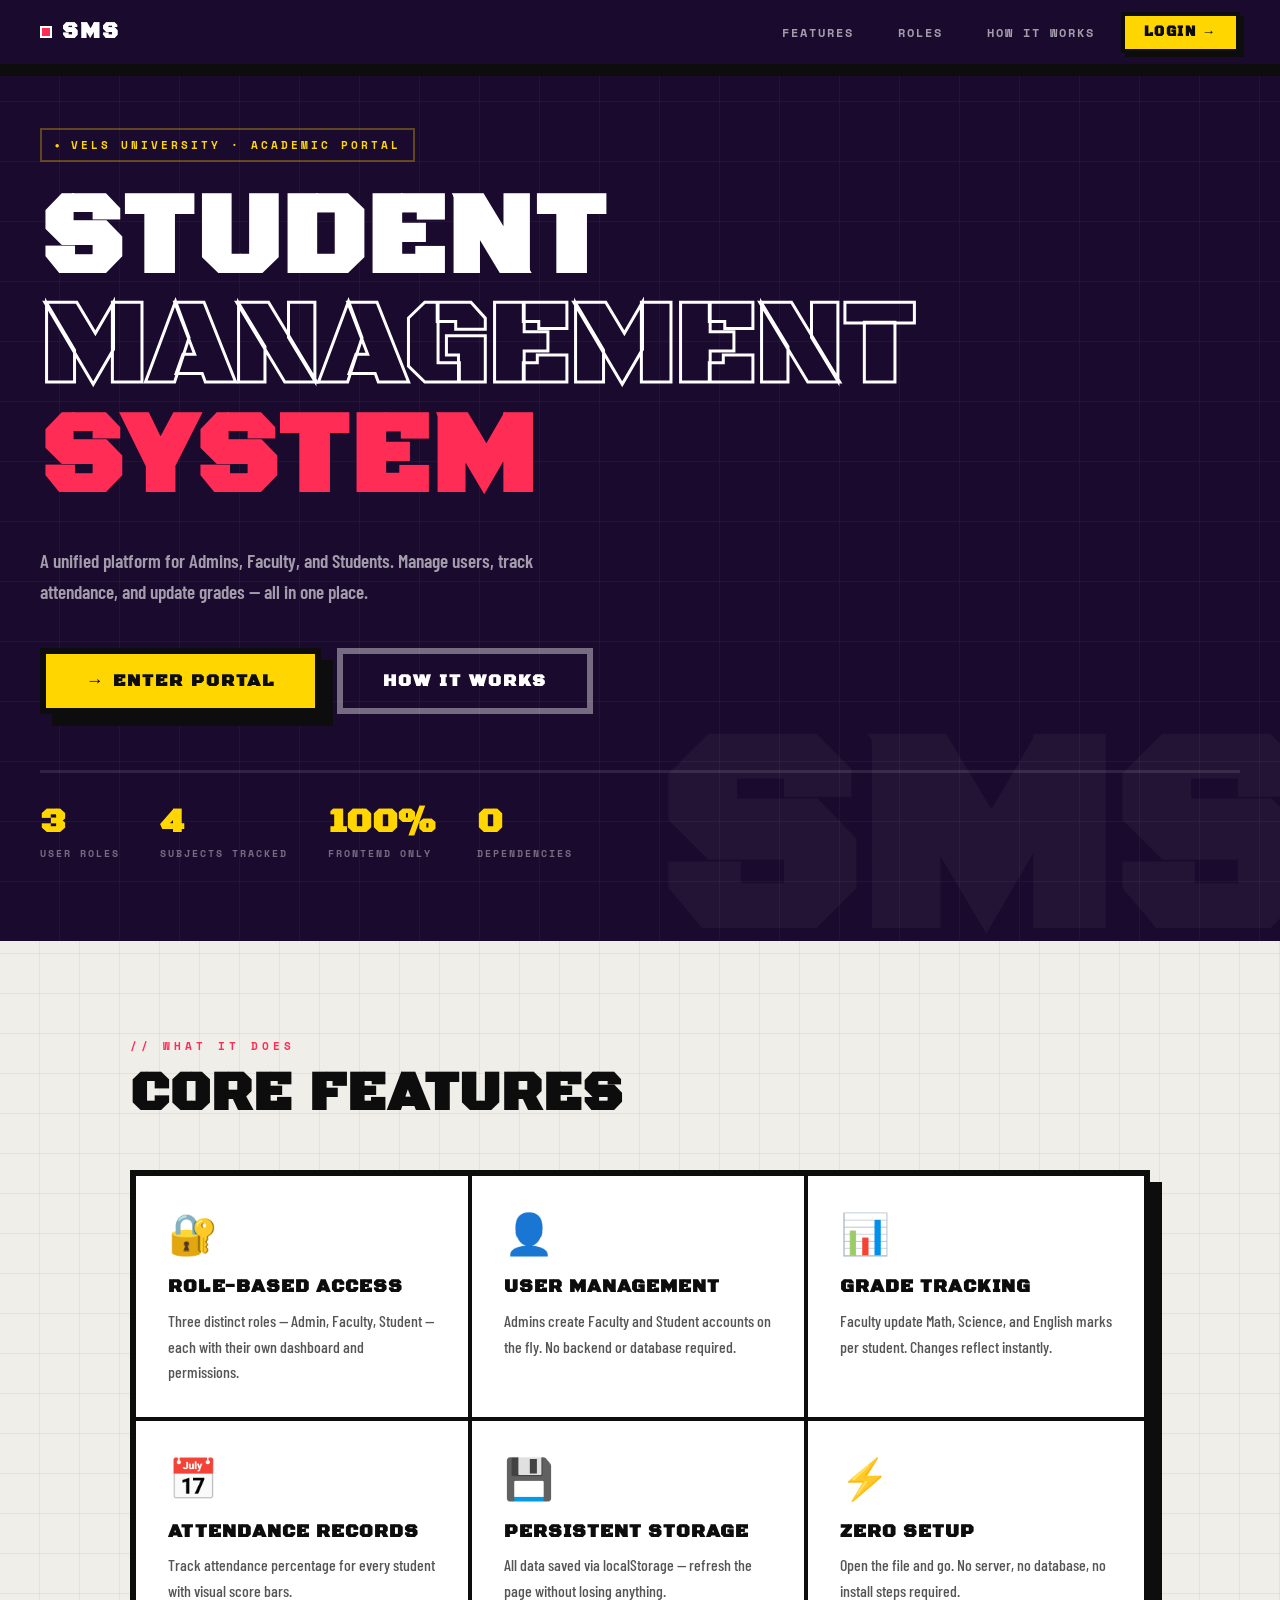
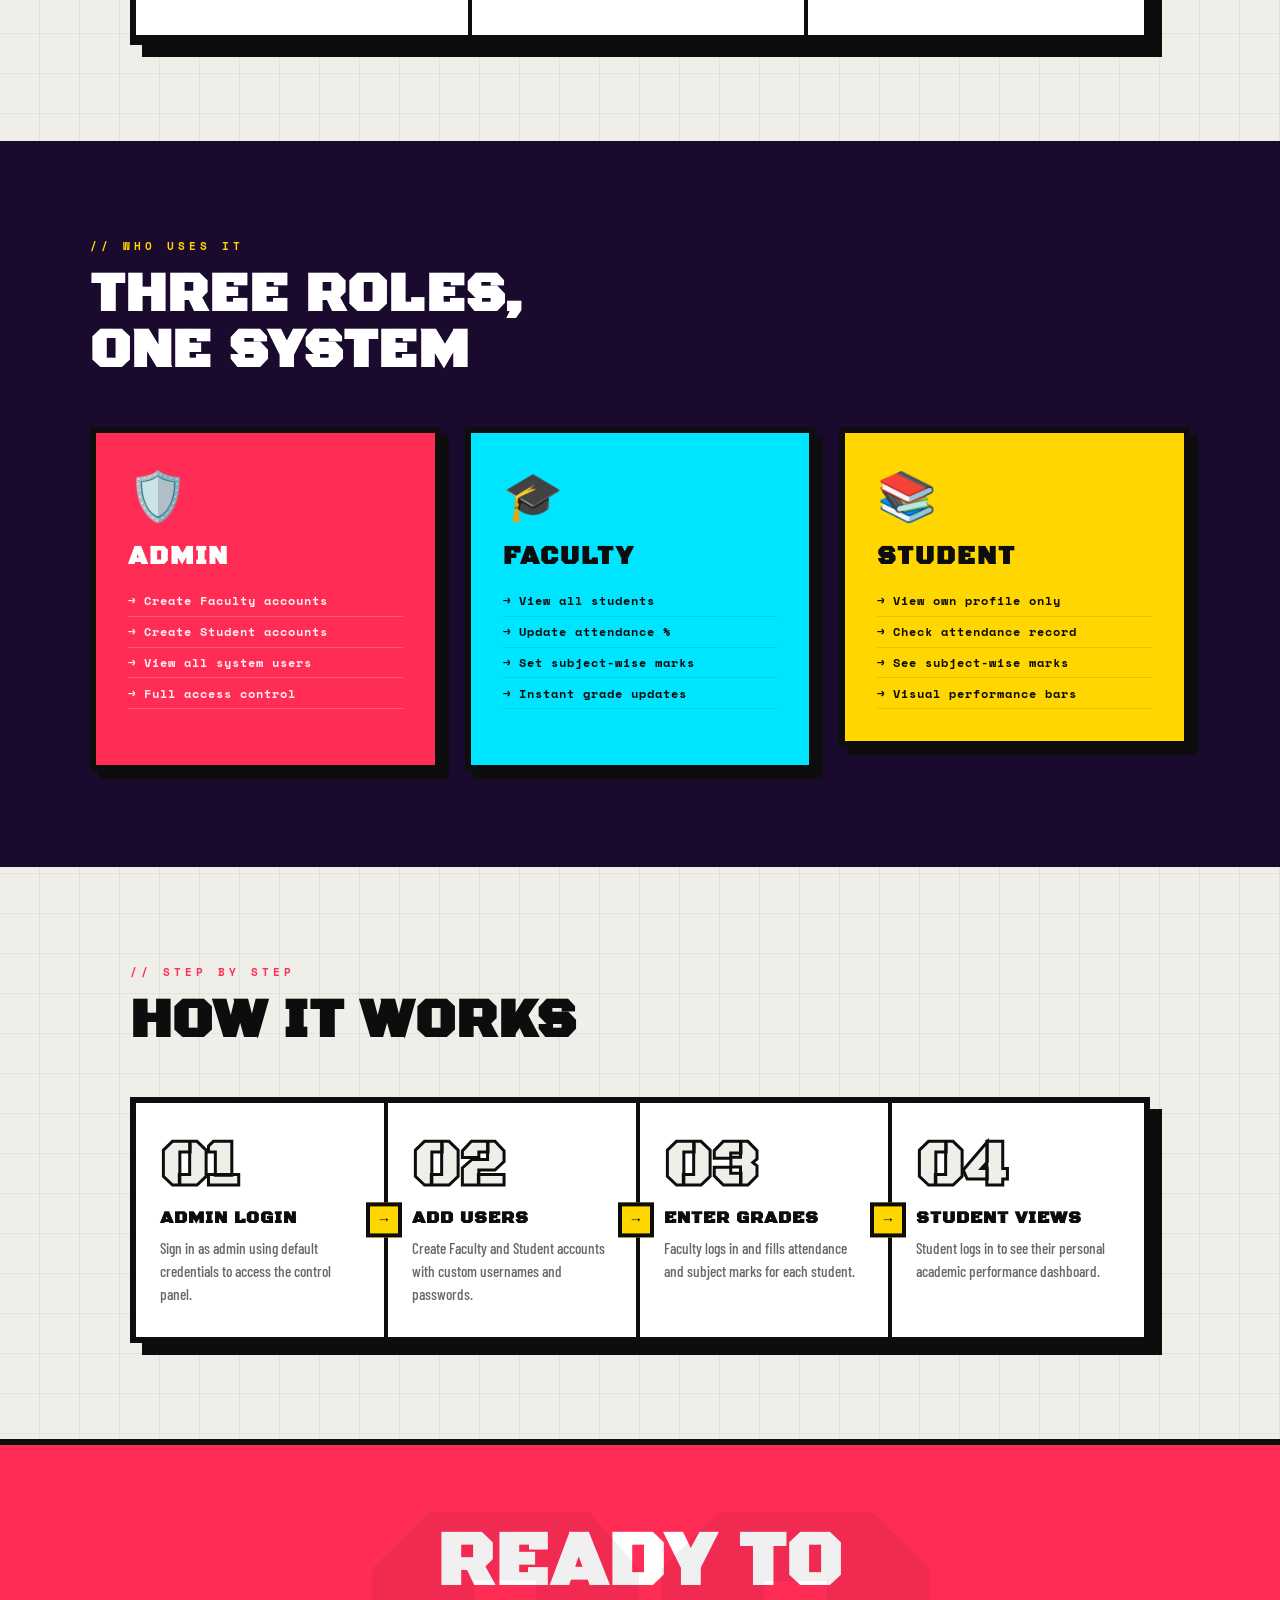
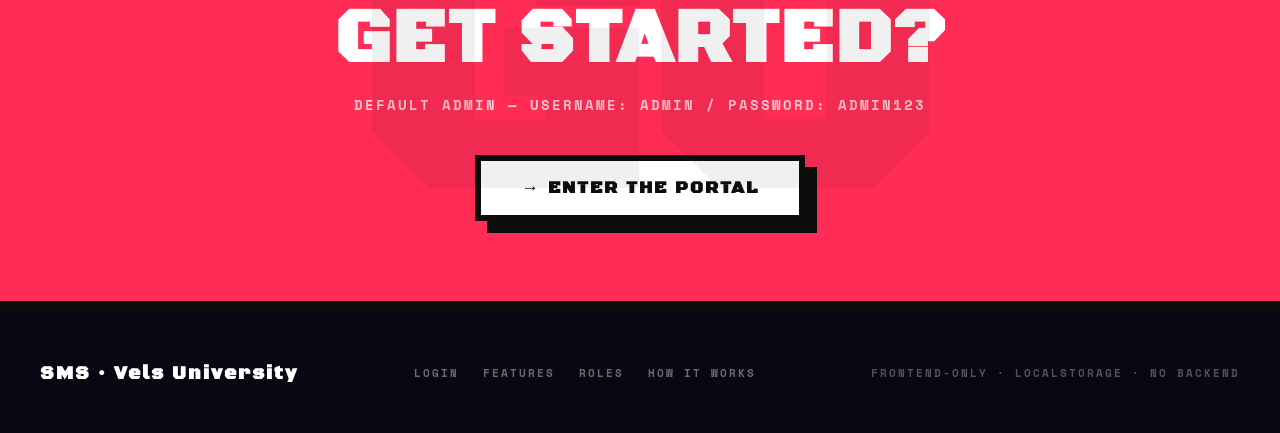
<file: index.html>
<!DOCTYPE html>
<html lang="en">
<head>
    <meta charset="UTF-8">
    <meta name="viewport" content="width=device-width, initial-scale=1.0">
    <title>SMS — Student Management System | Vels University</title>
    <link rel="stylesheet" href="style.css">
    <style>
        body { overflow-x: hidden; }

        /* NAV */
        .nav {
            position: fixed; top: 0; left: 0; right: 0; z-index: 100;
            display: flex; align-items: center; justify-content: space-between;
            padding: 0 2.5rem; height: 70px;
            background: var(--primary);
            border-bottom: var(--border-ultra);
            box-shadow: 0 6px 0 #0d0d0d;
        }
        .nav-logo {
            font-family: var(--font-display); font-size: 1.4rem;
            color: white; letter-spacing: 2px;
            display: flex; align-items: center; gap: 0.6rem;
            text-decoration: none;
        }
        .nav-logo .dot {
            width: 12px; height: 12px; background: var(--accent);
            border: 2px solid white; display: inline-block;
        }
        .nav-links { display: flex; align-items: center; gap: 0.5rem; }
        .nav-link {
            font-family: var(--font-mono); font-size: 0.75rem;
            letter-spacing: 2px; text-transform: uppercase;
            color: rgba(255,255,255,0.6); text-decoration: none;
            padding: 0.5rem 1rem; border: 2px solid transparent; transition: all 0.15s;
        }
        .nav-link:hover { color: white; border-color: rgba(255,255,255,0.3); }
        .nav-cta {
            font-family: var(--font-display); font-size: 0.85rem;
            letter-spacing: 1.5px; text-transform: uppercase;
            color: var(--text); text-decoration: none;
            background: var(--accent3); border: var(--border-thick);
            padding: 0.5rem 1.2rem; box-shadow: 4px 4px 0 #0d0d0d;
            transition: transform 0.08s, box-shadow 0.08s;
        }
        .nav-cta:hover { transform: translate(-2px,-2px); box-shadow: 6px 6px 0 #0d0d0d; }

        /* HERO */
        .hero {
            min-height: 100vh; display: flex; flex-direction: column;
            justify-content: center; padding: 8rem 2.5rem 5rem;
            position: relative; overflow: hidden; background: var(--primary);
        }
        .hero-grid-bg {
            position: absolute; inset: 0;
            background-image:
                repeating-linear-gradient(0deg, transparent, transparent 59px, rgba(255,255,255,0.04) 59px, rgba(255,255,255,0.04) 60px),
                repeating-linear-gradient(90deg, transparent, transparent 59px, rgba(255,255,255,0.04) 59px, rgba(255,255,255,0.04) 60px);
            pointer-events: none;
        }
        .hero-stripe {
            position: absolute; top: 0; left: 0; right: 0; height: 8px;
            background: repeating-linear-gradient(90deg, var(--accent) 0, var(--accent) 30px, var(--accent3) 30px, var(--accent3) 60px, var(--accent2) 60px, var(--accent2) 90px);
        }
        .hero-watermark {
            position: absolute; right: -2rem; bottom: -3rem;
            font-family: var(--font-display);
            font-size: clamp(8rem, 22vw, 22rem);
            color: rgba(255,255,255,0.04); pointer-events: none;
            line-height: 1; user-select: none;
        }
        .hero-tag {
            display: inline-flex; align-items: center; gap: 0.5rem;
            font-family: var(--font-mono); font-size: 0.7rem;
            letter-spacing: 3px; text-transform: uppercase;
            color: var(--accent3); border: 2px solid rgba(255,213,0,0.3);
            padding: 0.4rem 0.8rem; margin-bottom: 1.5rem; width: fit-content;
            animation: fadeUp 0.5s 0.1s both;
        }
        .hero-tag::before { content: '●'; font-size: 0.5rem; animation: blink 1.2s infinite; }
        @keyframes blink { 0%,100%{opacity:1} 50%{opacity:0} }

        .hero-title {
            font-family: var(--font-display);
            font-size: clamp(3rem, 9vw, 7.5rem);
            color: white; line-height: 0.95;
            letter-spacing: 2px; text-transform: uppercase;
            max-width: 900px; animation: fadeUp 0.5s 0.2s both;
        }
        .hero-title .accent-word { color: var(--accent); }
        .hero-title .outline-word { -webkit-text-stroke: 3px white; color: transparent; }

        .hero-desc {
            margin-top: 2rem; font-size: 1.2rem; font-weight: 600;
            color: rgba(255,255,255,0.6); max-width: 520px;
            line-height: 1.6; animation: fadeUp 0.5s 0.3s both;
        }
        .hero-actions {
            display: flex; gap: 1rem; flex-wrap: wrap;
            margin-top: 2.5rem; animation: fadeUp 0.5s 0.4s both;
        }
        .btn-primary {
            font-family: var(--font-display); font-size: 1.1rem;
            letter-spacing: 2px; text-transform: uppercase;
            color: var(--text); text-decoration: none;
            background: var(--accent3); border: var(--border-ultra);
            padding: 1rem 2.5rem; box-shadow: var(--shadow-lg);
            display: inline-block; transition: transform 0.08s, box-shadow 0.08s;
        }
        .btn-primary:hover { transform: translate(-4px,-4px); box-shadow: 16px 16px 0 #0d0d0d; }
        .btn-outline {
            font-family: var(--font-display); font-size: 1.1rem;
            letter-spacing: 2px; text-transform: uppercase;
            color: white; text-decoration: none; background: transparent;
            border: var(--border-ultra); border-color: rgba(255,255,255,0.4);
            padding: 1rem 2.5rem; display: inline-block; transition: all 0.1s;
        }
        .btn-outline:hover { border-color: white; background: rgba(255,255,255,0.08); }

        .hero-stats {
            display: flex; gap: 2.5rem; flex-wrap: wrap;
            margin-top: 3.5rem; padding-top: 2rem;
            border-top: 3px solid rgba(255,255,255,0.1);
            animation: fadeUp 0.5s 0.5s both;
        }
        .stat-num { font-family: var(--font-display); font-size: 2.2rem; color: var(--accent3); line-height: 1; }
        .stat-label { font-family: var(--font-mono); font-size: 0.65rem; letter-spacing: 2px; text-transform: uppercase; color: rgba(255,255,255,0.4); margin-top: 0.3rem; }

        /* SECTIONS */
        .section { padding: 6rem 2.5rem; max-width: 1100px; margin: 0 auto; }
        .section-label { font-family: var(--font-mono); font-size: 0.7rem; letter-spacing: 4px; text-transform: uppercase; color: var(--accent); margin-bottom: 0.8rem; }
        .section-title { font-family: var(--font-display); font-size: clamp(2rem, 5vw, 3.5rem); text-transform: uppercase; line-height: 1; letter-spacing: 1px; margin-bottom: 3rem; }

        /* FEATURES */
        .features-grid { display: grid; grid-template-columns: repeat(3, 1fr); border: var(--border-ultra); box-shadow: var(--shadow-lg); }
        @media(max-width:700px){ .features-grid { grid-template-columns: 1fr; } }
        .feature-card {
            padding: 2rem; background: white;
            border-right: var(--border-thick); border-bottom: var(--border-thick);
            position: relative; transition: background 0.15s;
        }
        .feature-card:hover { background: var(--bg); }
        .feature-card:nth-child(3n) { border-right: none; }
        .feature-card::before {
            content: ''; position: absolute; top: 0; left: 0;
            width: 4px; height: 0; background: var(--accent); transition: height 0.2s;
        }
        .feature-card:hover::before { height: 100%; }
        .feature-icon { font-size: 2.5rem; margin-bottom: 1rem; display: block; }
        .feature-title { font-family: var(--font-display); font-size: 1.2rem; letter-spacing: 1px; text-transform: uppercase; margin-bottom: 0.6rem; }
        .feature-desc { font-size: 1rem; font-weight: 500; color: #555; line-height: 1.6; }

        /* ROLES */
        .roles-section { background: var(--primary); padding: 6rem 2.5rem; }
        .roles-inner { max-width: 1100px; margin: 0 auto; }
        .roles-grid { display: grid; grid-template-columns: repeat(3, 1fr); gap: 1.5rem; margin-top: 3rem; }
        @media(max-width:700px){ .roles-grid { grid-template-columns: 1fr; } }
        .role-card { border: var(--border-ultra); padding: 2rem; transition: transform 0.1s, box-shadow 0.1s; }
        .role-card:hover { transform: translate(-4px,-4px); }
        .role-card.admin-card { background: var(--accent); box-shadow: var(--shadow); }
        .role-card.faculty-card { background: var(--accent2); box-shadow: var(--shadow); }
        .role-card.student-card { background: var(--accent3); box-shadow: var(--shadow); }
        .role-icon { font-size: 3rem; margin-bottom: 1rem; }
        .role-title { font-family: var(--font-display); font-size: 1.6rem; letter-spacing: 2px; text-transform: uppercase; margin-bottom: 0.8rem; }
        .role-card.admin-card .role-title { color: white; }
        .role-perms { list-style: none; padding: 0; }
        .role-perms li { font-family: var(--font-mono); font-size: 0.75rem; letter-spacing: 1px; padding: 0.4rem 0; border-bottom: 1px solid rgba(0,0,0,0.1); display: flex; align-items: center; gap: 0.5rem; }
        .role-card.admin-card .role-perms li { border-color: rgba(255,255,255,0.2); color: rgba(255,255,255,0.9); }
        .role-perms li::before { content: '→'; font-weight: 700; }

        /* HOW IT WORKS */
        .steps-grid { display: grid; grid-template-columns: repeat(4, 1fr); border: var(--border-ultra); box-shadow: var(--shadow-lg); margin-top: 3rem; }
        @media(max-width:700px){ .steps-grid { grid-template-columns: 1fr; } }
        .step { padding: 2rem 1.5rem; background: white; border-right: var(--border-thick); position: relative; }
        .step:last-child { border-right: none; }
        .step-num { font-family: var(--font-display); font-size: 4rem; color: var(--bg); -webkit-text-stroke: 3px #0d0d0d; line-height: 1; margin-bottom: 0.5rem; }
        .step-title { font-family: var(--font-display); font-size: 1.1rem; letter-spacing: 1px; text-transform: uppercase; margin-bottom: 0.5rem; }
        .step-desc { font-size: 0.95rem; font-weight: 500; color: #666; line-height: 1.5; }
        .step::after {
            content: '→'; position: absolute; right: -1.1rem; top: 50%; transform: translateY(-50%);
            font-size: 0.9rem; z-index: 2;
            background: var(--accent3); border: var(--border-thick);
            width: 2.2rem; height: 2.2rem; display: flex; align-items: center; justify-content: center;
            font-family: var(--font-display);
        }
        .step:last-child::after { display: none; }
        @media(max-width:700px){ .step::after { display: none; } .step { border-right: none; border-bottom: var(--border-thick); } .step:last-child { border-bottom: none; } }

        /* CTA */
        .cta-banner { background: var(--accent); border-top: var(--border-ultra); border-bottom: var(--border-ultra); padding: 5rem 2.5rem; text-align: center; position: relative; overflow: hidden; }
        .cta-banner::before { content: 'GO'; position: absolute; top: 50%; left: 50%; transform: translate(-50%,-50%); font-family: var(--font-display); font-size: 25rem; color: rgba(0,0,0,0.06); pointer-events: none; white-space: nowrap; }
        .cta-title { font-family: var(--font-display); font-size: clamp(2.5rem, 6vw, 5rem); color: white; text-transform: uppercase; letter-spacing: 2px; line-height: 1; margin-bottom: 1rem; }
        .cta-sub { font-family: var(--font-mono); font-size: 0.85rem; letter-spacing: 2px; text-transform: uppercase; color: rgba(255,255,255,0.75); margin-bottom: 2.5rem; }
        .btn-white { background: white; color: var(--text); border: var(--border-ultra); }

        /* FOOTER */
        footer { background: #0a0612; border-top: var(--border-ultra); padding: 3rem 2.5rem; display: flex; justify-content: space-between; align-items: center; flex-wrap: wrap; gap: 1rem; }
        .footer-logo { font-family: var(--font-display); font-size: 1.2rem; color: white; letter-spacing: 2px; }
        .footer-note { font-family: var(--font-mono); font-size: 0.7rem; letter-spacing: 2px; text-transform: uppercase; color: rgba(255,255,255,0.3); }
        .footer-links { display: flex; gap: 1.5rem; }
        .footer-links a { font-family: var(--font-mono); font-size: 0.7rem; letter-spacing: 2px; text-transform: uppercase; color: rgba(255,255,255,0.4); text-decoration: none; }
        .footer-links a:hover { color: var(--accent3); }
    </style>
</head>
<body>

    <nav class="nav">
        <a href="index.html" class="nav-logo"><span class="dot"></span>SMS</a>
        <div class="nav-links">
            <a href="#features" class="nav-link">Features</a>
            <a href="#roles" class="nav-link">Roles</a>
            <a href="#how" class="nav-link">How It Works</a>
            <a href="login.html" class="nav-cta">Login →</a>
        </div>
    </nav>

    <!-- HERO -->
    <section class="hero">
        <div class="hero-grid-bg"></div>
        <div class="hero-stripe"></div>
        <div class="hero-watermark">SMS</div>
        <div class="hero-tag">Vels University · Academic Portal</div>
        <h1 class="hero-title">
            Student<br>
            <span class="outline-word">Management</span><br>
            <span class="accent-word">System</span>
        </h1>
        <p class="hero-desc">A unified platform for Admins, Faculty, and Students. Manage users, track attendance, and update grades — all in one place.</p>
        <div class="hero-actions">
            <a href="login.html" class="btn-primary">→ Enter Portal</a>
            <a href="#how" class="btn-outline">How It Works</a>
        </div>
        <div class="hero-stats">
            <div><div class="stat-num">3</div><div class="stat-label">User Roles</div></div>
            <div><div class="stat-num">4</div><div class="stat-label">Subjects Tracked</div></div>
            <div><div class="stat-num">100%</div><div class="stat-label">Frontend Only</div></div>
            <div><div class="stat-num">0</div><div class="stat-label">Dependencies</div></div>
        </div>
    </section>

    <!-- FEATURES -->
    <section class="section" id="features">
        <div class="section-label">// What it does</div>
        <h2 class="section-title">Core Features</h2>
        <div class="features-grid">
            <div class="feature-card"><span class="feature-icon">🔐</span><div class="feature-title">Role-Based Access</div><p class="feature-desc">Three distinct roles — Admin, Faculty, Student — each with their own dashboard and permissions.</p></div>
            <div class="feature-card"><span class="feature-icon">👤</span><div class="feature-title">User Management</div><p class="feature-desc">Admins create Faculty and Student accounts on the fly. No backend or database required.</p></div>
            <div class="feature-card"><span class="feature-icon">📊</span><div class="feature-title">Grade Tracking</div><p class="feature-desc">Faculty update Math, Science, and English marks per student. Changes reflect instantly.</p></div>
            <div class="feature-card"><span class="feature-icon">📅</span><div class="feature-title">Attendance Records</div><p class="feature-desc">Track attendance percentage for every student with visual score bars.</p></div>
            <div class="feature-card"><span class="feature-icon">💾</span><div class="feature-title">Persistent Storage</div><p class="feature-desc">All data saved via localStorage — refresh the page without losing anything.</p></div>
            <div class="feature-card"><span class="feature-icon">⚡</span><div class="feature-title">Zero Setup</div><p class="feature-desc">Open the file and go. No server, no database, no install steps required.</p></div>
        </div>
    </section>

    <!-- ROLES -->
    <section class="roles-section" id="roles">
        <div class="roles-inner">
            <div class="section-label" style="color:var(--accent3);">// Who uses it</div>
            <h2 class="section-title" style="color:white;">Three Roles,<br>One System</h2>
            <div class="roles-grid">
                <div class="role-card admin-card">
                    <div class="role-icon">🛡️</div>
                    <div class="role-title">Admin</div>
                    <ul class="role-perms">
                        <li>Create Faculty accounts</li>
                        <li>Create Student accounts</li>
                        <li>View all system users</li>
                        <li>Full access control</li>
                    </ul>
                </div>
                <div class="role-card faculty-card">
                    <div class="role-icon">🎓</div>
                    <div class="role-title">Faculty</div>
                    <ul class="role-perms">
                        <li>View all students</li>
                        <li>Update attendance %</li>
                        <li>Set subject-wise marks</li>
                        <li>Instant grade updates</li>
                    </ul>
                </div>
                <div class="role-card student-card">
                    <div class="role-icon">📚</div>
                    <div class="role-title">Student</div>
                    <ul class="role-perms">
                        <li>View own profile only</li>
                        <li>Check attendance record</li>
                        <li>See subject-wise marks</li>
                        <li>Visual performance bars</li>
                    </ul>
                </div>
            </div>
        </div>
    </section>

    <!-- HOW IT WORKS -->
    <section class="section" id="how">
        <div class="section-label">// Step by step</div>
        <h2 class="section-title">How It Works</h2>
        <div class="steps-grid">
            <div class="step"><div class="step-num">01</div><div class="step-title">Admin Login</div><p class="step-desc">Sign in as admin using default credentials to access the control panel.</p></div>
            <div class="step"><div class="step-num">02</div><div class="step-title">Add Users</div><p class="step-desc">Create Faculty and Student accounts with custom usernames and passwords.</p></div>
            <div class="step"><div class="step-num">03</div><div class="step-title">Enter Grades</div><p class="step-desc">Faculty logs in and fills attendance and subject marks for each student.</p></div>
            <div class="step"><div class="step-num">04</div><div class="step-title">Student Views</div><p class="step-desc">Student logs in to see their personal academic performance dashboard.</p></div>
        </div>
    </section>

    <!-- CTA -->
    <section class="cta-banner">
        <h2 class="cta-title">Ready to<br>Get Started?</h2>
        <p class="cta-sub">Default Admin — username: admin / password: admin123</p>
        <a href="login.html" class="btn-primary btn-white">→ Enter the Portal</a>
    </section>

    <!-- FOOTER -->
    <footer>
        <div class="footer-logo">SMS · Vels University</div>
        <div class="footer-links">
            <a href="login.html">Login</a>
            <a href="#features">Features</a>
            <a href="#roles">Roles</a>
            <a href="#how">How It Works</a>
        </div>
        <div class="footer-note">Frontend-only · localStorage · No backend</div>
    </footer>

</body>
</html>
</file>
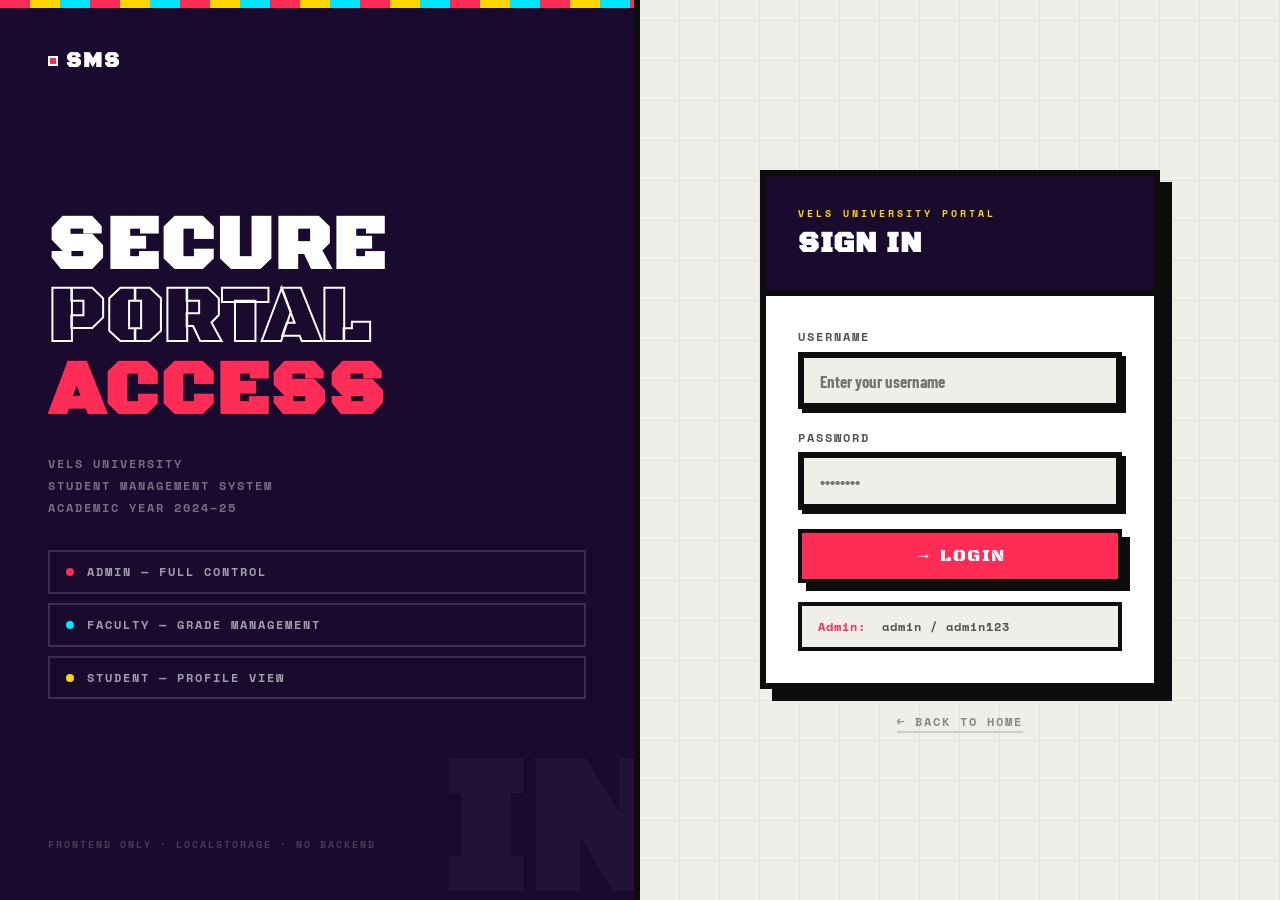
<file: Dashboard.html>
<!DOCTYPE html>
<html lang="en">
<head>
    <meta charset="UTF-8">
    <meta name="viewport" content="width=device-width, initial-scale=1.0">
    <title>Dashboard — Student Management System</title>
    <link rel="stylesheet" href="style.css">
    <style>
        /* Dashboard top nav */
        .dash-nav {
            background: var(--primary); border-bottom: var(--border-ultra);
            box-shadow: 0 6px 0 #0d0d0d;
            display: flex; align-items: center; justify-content: space-between;
            padding: 0 2rem; height: 70px; position: sticky; top: 0; z-index: 50;
        }
        .dash-nav-left { display: flex; align-items: center; gap: 1.5rem; }
        .dash-nav-logo { font-family: var(--font-display); font-size: 1.3rem; color: white; letter-spacing: 2px; text-decoration: none; display: flex; align-items: center; gap: 0.5rem; }
        .dash-nav-logo .dot { width: 10px; height: 10px; background: var(--accent); border: 2px solid white; }
        .dash-nav-divider { width: 2px; height: 30px; background: rgba(255,255,255,0.2); }
        .dash-nav-user { }
        .dash-nav-name { font-family: var(--font-display); font-size: 1rem; color: white; letter-spacing: 1px; text-transform: uppercase; }
        .dash-nav-role { font-family: var(--font-mono); font-size: 0.65rem; letter-spacing: 2px; text-transform: uppercase; color: var(--accent3); }
        .dash-nav-stripe {
            position: absolute; top: 0; left: 0; right: 0; height: 5px;
            background: repeating-linear-gradient(90deg, var(--accent) 0, var(--accent) 20px, var(--accent3) 20px, var(--accent3) 40px, var(--accent2) 40px, var(--accent2) 60px);
        }
    </style>
</head>
<body>

    <button id="evaluator-btn" onclick="toggleModal(true)">📖 How to Use</button>

    <div id="evaluator-modal" class="modal hidden">
        <div class="modal-content">
            <div class="modal-content-header"><h2>Evaluator Flow Guide</h2></div>
            <div class="modal-body">
                <ol>
                    <li><strong>Admin Login:</strong> Use Username: <code>admin</code> &amp; Password: <code>admin123</code>.</li>
                    <li><strong>Add Users (Admin):</strong> Create a Faculty and a Student account. Log out.</li>
                    <li><strong>Faculty Login:</strong> Log in using Faculty credentials.</li>
                    <li><strong>Update Profile (Faculty):</strong> Add attendance and subject marks. Click "Update". Log out.</li>
                    <li><strong>Student Login:</strong> Log in using Student credentials.</li>
                    <li><strong>View Profile (Student):</strong> See the attendance and marks updated by the faculty.</li>
                </ol>
            </div>
            <div class="modal-footer"><button onclick="toggleModal(false)">Got it!</button></div>
        </div>
    </div>

    <!-- DASHBOARD NAV -->
    <nav class="dash-nav">
        <div class="dash-nav-stripe"></div>
        <div class="dash-nav-left">
            <a href="index.html" class="dash-nav-logo"><span class="dot"></span>SMS</a>
            <div class="dash-nav-divider"></div>
            <div class="dash-nav-user">
                <div class="dash-nav-name" id="nav-user-name">—</div>
                <div class="dash-nav-role" id="nav-user-role">—</div>
            </div>
        </div>
        <button class="danger" onclick="logout()" style="font-size:0.85rem;padding:0.5rem 1.2rem;">⏏ Logout</button>
    </nav>

    <div class="container">

        <!-- ===== ADMIN VIEW ===== -->
        <div id="view-admin" class="hidden">
            <div class="page-banner">
                <div><div class="page-banner-title">Admin Dashboard</div><div class="page-banner-sub">User Management</div></div>
                <span class="badge badge-admin">Admin</span>
            </div>
            <div class="panel">
                <h3>Create New User</h3>
                <form id="add-user-form" onsubmit="handleAddUser(event)">
                    <div style="display:grid;grid-template-columns:1fr 1fr;gap:1rem;">
                        <div class="form-group">
                            <label>Role</label>
                            <select id="new-role">
                                <option value="faculty">Faculty</option>
                                <option value="student">Student</option>
                            </select>
                        </div>
                        <div class="form-group">
                            <label>Full Name</label>
                            <input type="text" id="new-name" required placeholder="Full name">
                        </div>
                        <div class="form-group">
                            <label>Username</label>
                            <input type="text" id="new-username" required placeholder="username">
                        </div>
                        <div class="form-group">
                            <label>Password</label>
                            <input type="text" id="new-password" required placeholder="password">
                        </div>
                    </div>
                    <button type="submit">+ Create User</button>
                </form>
            </div>
            <div class="panel mt-2">
                <h3>System Users</h3>
                <table>
                    <thead><tr><th>Name</th><th>Username</th><th>Role</th></tr></thead>
                    <tbody id="admin-users-table"></tbody>
                </table>
            </div>
        </div>

        <!-- ===== FACULTY VIEW ===== -->
        <div id="view-faculty" class="hidden">
            <div class="page-banner">
                <div><div class="page-banner-title">Faculty Panel</div><div class="page-banner-sub">Student Profiles &amp; Grades</div></div>
                <span class="badge badge-faculty">Faculty</span>
            </div>
            <div id="faculty-students-list"></div>
        </div>

        <!-- ===== STUDENT VIEW ===== -->
        <div id="view-student" class="hidden">
            <div class="page-banner">
                <div><div class="page-banner-title">My Profile</div><div class="page-banner-sub">Academic Performance</div></div>
                <span class="badge badge-student">Student</span>
            </div>
            <div class="panel">
                <h3>Academic Overview</h3>
                <div id="student-stats"></div>
            </div>
        </div>

    </div>

    <script src="main.js"></script>
    <script>
        // On page load — check session
        window.addEventListener('DOMContentLoaded', () => {
            const stored = sessionStorage.getItem('currentUser');
            if (!stored) {
                window.location.href = 'login.html';
                return;
            }
            currentUser = JSON.parse(stored);
            document.getElementById('nav-user-name').textContent = currentUser.name;
            document.getElementById('nav-user-role').textContent = currentUser.role.toUpperCase();
            routeUser();
        });
    </script>
</body>
</html>
</file>
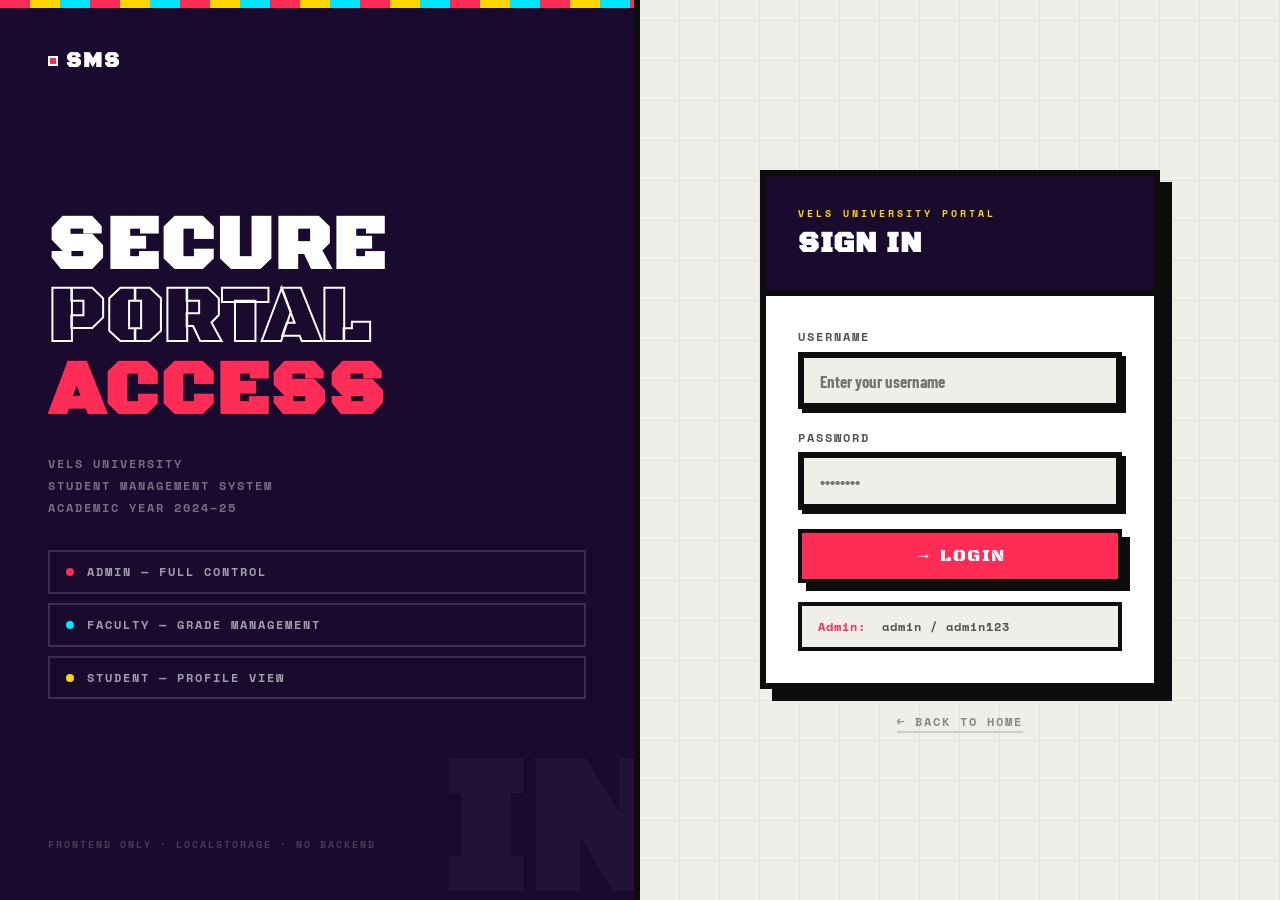
<file: login.html>
<!DOCTYPE html>
<html lang="en">
<head>
    <meta charset="UTF-8">
    <meta name="viewport" content="width=device-width, initial-scale=1.0">
    <title>Login — Student Management System</title>
    <link rel="stylesheet" href="style.css">
    <style>
        body {
            min-height: 100vh;
            display: grid;
            grid-template-columns: 1fr 1fr;
        }
        @media(max-width: 700px) { body { grid-template-columns: 1fr; } .login-panel-left { display: none; } }

        /* LEFT PANEL */
        .login-panel-left {
            background: var(--primary);
            padding: 3rem;
            display: flex; flex-direction: column; justify-content: space-between;
            position: relative; overflow: hidden;
            border-right: var(--border-ultra);
        }
        .lpl-stripe {
            position: absolute; top: 0; left: 0; right: 0; height: 8px;
            background: repeating-linear-gradient(90deg, var(--accent) 0, var(--accent) 30px, var(--accent3) 30px, var(--accent3) 60px, var(--accent2) 60px, var(--accent2) 90px);
        }
        .lpl-logo { font-family: var(--font-display); font-size: 1.3rem; color: white; letter-spacing: 2px; text-decoration: none; display: flex; align-items: center; gap: 0.5rem; }
        .lpl-logo-dot { width: 10px; height: 10px; background: var(--accent); border: 2px solid white; }
        .lpl-center { }
        .lpl-big { font-family: var(--font-display); font-size: clamp(3rem, 6vw, 5rem); color: white; line-height: 0.95; letter-spacing: 2px; text-transform: uppercase; }
        .lpl-big .outline { -webkit-text-stroke: 2px white; color: transparent; }
        .lpl-big .red { color: var(--accent); }
        .lpl-desc { font-family: var(--font-mono); font-size: 0.75rem; letter-spacing: 2px; text-transform: uppercase; color: rgba(255,255,255,0.4); margin-top: 1.5rem; line-height: 1.8; }
        .lpl-roles { display: flex; flex-direction: column; gap: 0.6rem; margin-top: 2rem; }
        .lpl-role {
            display: flex; align-items: center; gap: 0.8rem;
            border: 2px solid rgba(255,255,255,0.15); padding: 0.7rem 1rem;
            font-family: var(--font-mono); font-size: 0.75rem; letter-spacing: 2px;
            text-transform: uppercase; color: rgba(255,255,255,0.6);
        }
        .lpl-role-dot { width: 8px; height: 8px; border-radius: 50%; flex-shrink: 0; }
        .dot-admin { background: var(--accent); }
        .dot-faculty { background: var(--accent2); }
        .dot-student { background: var(--accent3); }
        .lpl-bottom { font-family: var(--font-mono); font-size: 0.65rem; letter-spacing: 2px; text-transform: uppercase; color: rgba(255,255,255,0.2); }
        .lpl-watermark {
            position: absolute; bottom: -2rem; right: -2rem;
            font-family: var(--font-display); font-size: 12rem;
            color: rgba(255,255,255,0.04); pointer-events: none; user-select: none; line-height: 1;
        }

        /* RIGHT PANEL */
        .login-panel-right {
            background: var(--bg);
            display: flex; flex-direction: column; justify-content: center; align-items: center;
            padding: 3rem 2.5rem;
            position: relative;
        }
        .login-panel-right::before {
            content: '';
            position: absolute; inset: 0;
            background-image:
                repeating-linear-gradient(0deg, transparent, transparent 39px, rgba(0,0,0,0.05) 39px, rgba(0,0,0,0.05) 40px),
                repeating-linear-gradient(90deg, transparent, transparent 39px, rgba(0,0,0,0.05) 39px, rgba(0,0,0,0.05) 40px);
            pointer-events: none;
        }
        .login-card {
            width: 100%; max-width: 400px;
            background: white; border: var(--border-ultra);
            box-shadow: var(--shadow-lg); overflow: hidden;
            animation: smash 0.4s cubic-bezier(0.22, 1, 0.36, 1) both;
            position: relative; z-index: 1;
        }
        .login-card-header {
            background: var(--primary); padding: 1.8rem 2rem;
            border-bottom: var(--border-ultra);
        }
        .login-card-eyebrow { font-family: var(--font-mono); font-size: 0.65rem; letter-spacing: 3px; text-transform: uppercase; color: var(--accent3); margin-bottom: 0.3rem; }
        .login-card-title { font-family: var(--font-display); font-size: 1.8rem; color: white; letter-spacing: 1px; text-transform: uppercase; }
        .login-card-body { padding: 2rem; }

        /* Error message */
        .login-error {
            background: #fff0f0; border: 3px solid var(--accent);
            padding: 0.75rem 1rem; margin-bottom: 1rem;
            font-family: var(--font-mono); font-size: 0.75rem;
            letter-spacing: 1px; color: var(--accent); display: none;
        }
        .login-error.visible { display: block; animation: shake 0.3s both; }
        @keyframes shake { 0%,100%{transform:translateX(0)} 25%{transform:translateX(-6px)} 75%{transform:translateX(6px)} }

        /* Login button states */
        #login-btn { width: 100%; font-size: 1.1rem; position: relative; overflow: hidden; }
        #login-btn.loading { opacity: 0.7; pointer-events: none; }
        #login-btn.loading::after {
            content: '';
            position: absolute; top: 0; left: -100%; width: 100%; height: 100%;
            background: linear-gradient(90deg, transparent, rgba(255,255,255,0.2), transparent);
            animation: shimmer 0.8s infinite;
        }
        @keyframes shimmer { to { left: 100%; } }

        /* Success overlay */
        .login-success-overlay {
            position: fixed; inset: 0; background: var(--accent3);
            z-index: 999; display: none;
            flex-direction: column; align-items: center; justify-content: center;
            border: var(--border-ultra);
        }
        .login-success-overlay.visible { display: flex; animation: flashIn 0.3s both; }
        @keyframes flashIn { from { opacity: 0; transform: scale(0.95); } to { opacity: 1; transform: scale(1); } }
        .success-icon { font-size: 5rem; margin-bottom: 1rem; }
        .success-text { font-family: var(--font-display); font-size: 3rem; letter-spacing: 3px; text-transform: uppercase; color: var(--text); }
        .success-sub { font-family: var(--font-mono); font-size: 0.8rem; letter-spacing: 3px; text-transform: uppercase; color: rgba(0,0,0,0.5); margin-top: 0.5rem; }

        .login-hint {
            display: flex; align-items: center; gap: 0.5rem;
            margin-top: 1.2rem; background: var(--bg); border: var(--border-thick);
            padding: 0.75rem 1rem; font-family: var(--font-mono); font-size: 0.72rem;
            letter-spacing: 1px; color: #555;
        }
        .login-hint strong { color: var(--accent); }

        .back-link {
            margin-top: 1.5rem; text-align: center;
            font-family: var(--font-mono); font-size: 0.72rem;
            letter-spacing: 2px; text-transform: uppercase;
            position: relative; z-index: 1;
        }
        .back-link a { color: #888; text-decoration: none; border-bottom: 2px solid #ccc; padding-bottom: 1px; }
        .back-link a:hover { color: var(--text); border-color: var(--text); }
    </style>
</head>
<body>

    <!-- SUCCESS OVERLAY -->
    <div class="login-success-overlay" id="success-overlay">
        <div class="success-icon">✓</div>
        <div class="success-text">Access Granted</div>
        <div class="success-sub" id="success-role-text">Redirecting...</div>
    </div>

    <!-- LEFT PANEL -->
    <div class="login-panel-left">
        <div class="lpl-stripe"></div>
        <a href="index.html" class="lpl-logo"><span class="lpl-logo-dot"></span> SMS</a>
        <div class="lpl-center">
            <div class="lpl-big">
                Secure<br>
                <span class="outline">Portal</span><br>
                <span class="red">Access</span>
            </div>
            <p class="lpl-desc">Vels University<br>Student Management System<br>Academic Year 2024–25</p>
            <div class="lpl-roles">
                <div class="lpl-role"><span class="lpl-role-dot dot-admin"></span>Admin — Full Control</div>
                <div class="lpl-role"><span class="lpl-role-dot dot-faculty"></span>Faculty — Grade Management</div>
                <div class="lpl-role"><span class="lpl-role-dot dot-student"></span>Student — Profile View</div>
            </div>
        </div>
        <div class="lpl-bottom">Frontend Only · localStorage · No Backend</div>
        <div class="lpl-watermark">IN</div>
    </div>

    <!-- RIGHT PANEL -->
    <div class="login-panel-right">
        <div class="login-card">
            <div class="login-card-header">
                <div class="login-card-eyebrow">Vels University Portal</div>
                <div class="login-card-title">Sign In</div>
            </div>
            <div class="login-card-body">
                <div class="login-error" id="login-error">⚠ Invalid username or password.</div>
                <form id="login-form" onsubmit="handleLogin(event)">
                    <div class="form-group">
                        <label>Username</label>
                        <input type="text" id="login-username" required autocomplete="username" placeholder="Enter your username">
                    </div>
                    <div class="form-group">
                        <label>Password</label>
                        <input type="password" id="login-password" required autocomplete="current-password" placeholder="••••••••">
                    </div>
                    <button type="submit" id="login-btn">→ Login</button>
                </form>
                <div class="login-hint"><strong>Admin:</strong>&nbsp;admin / admin123</div>
            </div>
        </div>
        <div class="back-link"><a href="index.html">← Back to Home</a></div>
    </div>

    <script>
        function initDB() {
            if (!localStorage.getItem('sysDB')) {
                localStorage.setItem('sysDB', JSON.stringify({
                    users: [{ username: 'admin', password: 'admin123', name: 'System Admin', role: 'admin' }],
                    studentData: {}
                }));
            }
        }

        function handleLogin(e) {
            e.preventDefault();
            const un = document.getElementById('login-username').value.trim();
            const pw = document.getElementById('login-password').value;
            const db = JSON.parse(localStorage.getItem('sysDB'));
            const user = db.users.find(u => u.username === un && u.password === pw);

            const btn = document.getElementById('login-btn');
            const errEl = document.getElementById('login-error');

            if (user) {
                errEl.classList.remove('visible');
                btn.classList.add('loading');
                btn.textContent = 'Verifying...';

                // Store session
                sessionStorage.setItem('currentUser', JSON.stringify(user));

                // Show success overlay
                setTimeout(() => {
                    const overlay = document.getElementById('success-overlay');
                    document.getElementById('success-role-text').textContent = `Entering ${user.role.toUpperCase()} dashboard...`;
                    overlay.classList.add('visible');
                }, 500);

                // Redirect to dashboard
                setTimeout(() => {
                    window.location.href = 'dashboard.html';
                }, 1400);
            } else {
                errEl.classList.remove('visible');
                void errEl.offsetWidth; // reflow to re-trigger animation
                errEl.classList.add('visible');
                btn.textContent = '→ Login';
                document.getElementById('login-password').value = '';
                document.getElementById('login-password').focus();
            }
        }

        initDB();
    </script>
</body>
</html>
</file>
<file: style.css>
@import url('https://fonts.googleapis.com/css2?family=Black+Ops+One&family=Barlow+Condensed:wght@400;600;700;900&family=Space+Mono:wght@400;700&display=swap');

:root {
    --primary: #1a0a2e;
    --accent: #ff2d55;
    --accent2: #00e5ff;
    --accent3: #ffd600;
    --surface: #ffffff;
    --bg: #f0eee9;
    --text: #0d0d0d;
    --border: #0d0d0d;
    --border-thick: 4px solid #0d0d0d;
    --border-ultra: 6px solid #0d0d0d;
    --shadow: 8px 8px 0px #0d0d0d;
    --shadow-lg: 12px 12px 0px #0d0d0d;
    --shadow-accent: 8px 8px 0px var(--accent);
    --font-display: 'Black Ops One', cursive;
    --font-body: 'Barlow Condensed', sans-serif;
    --font-mono: 'Space Mono', monospace;
}

*, *::before, *::after { box-sizing: border-box; margin: 0; padding: 0; }

body {
    font-family: var(--font-body);
    font-weight: 600;
    font-size: 1.1rem;
    background: var(--bg);
    background-image:
        repeating-linear-gradient(0deg, transparent, transparent 39px, rgba(0,0,0,0.05) 39px, rgba(0,0,0,0.05) 40px),
        repeating-linear-gradient(90deg, transparent, transparent 39px, rgba(0,0,0,0.05) 39px, rgba(0,0,0,0.05) 40px);
    color: var(--text);
    min-height: 100vh;
}

.hidden { display: none !important; }

/* CONTAINER */
.container { max-width: 860px; margin: 0 auto; padding: 2rem 1.5rem 5rem; }

/* HEADINGS */
h1, h2, h3, h4 { font-family: var(--font-display); letter-spacing: 1px; text-transform: uppercase; line-height: 1.1; }
h2 { font-size: 2rem; }
h3 { font-size: 1.5rem; margin-bottom: 1.2rem; padding-bottom: 0.6rem; border-bottom: var(--border-thick); position: relative; }
h3::after { content: ''; position: absolute; bottom: -4px; left: 0; width: 40px; height: 4px; background: var(--accent); }
h4 { font-size: 1.1rem; margin-bottom: 0.8rem; }

/* BUTTONS */
button {
    font-family: var(--font-display); font-size: 1rem; letter-spacing: 1.5px;
    text-transform: uppercase; background: var(--accent); color: white;
    border: var(--border-thick); padding: 0.75rem 1.6rem; cursor: pointer;
    box-shadow: var(--shadow); transition: transform 0.08s, box-shadow 0.08s; position: relative;
}
button:hover { transform: translate(-3px, -3px); box-shadow: 11px 11px 0px #0d0d0d; }
button:active { transform: translate(4px, 4px); box-shadow: 4px 4px 0px #0d0d0d; }
button.danger { background: var(--primary); }
button.danger:hover { background: var(--accent); }

/* FORMS */
.form-group { margin-bottom: 1.2rem; display: flex; flex-direction: column; }
.form-group label { font-family: var(--font-mono); font-size: 0.75rem; letter-spacing: 2px; text-transform: uppercase; color: #555; margin-bottom: 0.4rem; font-weight: 700; }
.form-group input, .form-group select {
    padding: 0.8rem 1rem; border: var(--border-ultra); background: var(--bg);
    font-family: var(--font-body); font-size: 1.05rem; font-weight: 700; color: var(--text);
    outline: none; transition: box-shadow 0.15s, background 0.15s; box-shadow: 4px 4px 0px #0d0d0d;
}
.form-group input:focus, .form-group select:focus { background: white; box-shadow: var(--shadow-accent); }
.form-group select {
    appearance: none;
    background-image: url("data:image/svg+xml,%3Csvg xmlns='http://www.w3.org/2000/svg' width='12' height='8' viewBox='0 0 12 8'%3E%3Cpath d='M1 1l5 5 5-5' stroke='%230d0d0d' stroke-width='2.5' fill='none'/%3E%3C/svg%3E");
    background-repeat: no-repeat; background-position: right 1rem center; padding-right: 2.5rem;
}

/* TABLES */
table { width: 100%; border-collapse: collapse; margin-top: 1rem; border: var(--border-ultra); box-shadow: var(--shadow); }
thead { background: var(--primary); color: white; }
th { padding: 0.9rem 1rem; text-align: left; font-family: var(--font-display); font-size: 0.9rem; letter-spacing: 1.5px; text-transform: uppercase; border: 3px solid rgba(255,255,255,0.2); }
td { padding: 0.85rem 1rem; border: var(--border-thick); font-weight: 700; background: white; }
tbody tr:nth-child(even) td { background: var(--bg); }
tbody tr:hover td { background: #fff8e1; }

/* PANELS */
.panel { background: var(--surface); border: var(--border-ultra); box-shadow: var(--shadow-lg); padding: 2rem; margin-bottom: 2rem; position: relative; }
.panel::before { content: ''; position: absolute; top: -6px; left: 12px; width: 60px; height: 6px; background: var(--accent); }

/* PAGE BANNER */
.page-banner {
    background: var(--primary); border: var(--border-ultra); box-shadow: var(--shadow-lg);
    padding: 1rem 1.5rem; margin-bottom: 2rem;
    display: flex; align-items: center; justify-content: space-between;
    position: relative; overflow: hidden;
}
.page-banner::after { content: ''; position: absolute; right: -20px; top: -20px; width: 100px; height: 100px; border: 20px solid rgba(255,255,255,0.05); border-radius: 50%; }
.page-banner-title { font-family: var(--font-display); color: white; font-size: 1.8rem; letter-spacing: 2px; }
.page-banner-sub { font-family: var(--font-mono); color: var(--accent3); font-size: 0.7rem; letter-spacing: 3px; text-transform: uppercase; margin-top: 2px; }

/* BADGES */
.badge { display: inline-block; font-family: var(--font-mono); font-size: 0.7rem; letter-spacing: 2px; text-transform: uppercase; padding: 3px 10px; border: 2px solid var(--border); font-weight: 700; }
.badge-admin { background: var(--primary); color: white; }
.badge-faculty { background: var(--accent2); color: var(--text); }
.badge-student { background: var(--accent3); color: var(--text); }

/* STUDENT CARDS */
.student-card { background: white; border: var(--border-ultra); box-shadow: var(--shadow); padding: 1.5rem; margin-bottom: 1.5rem; position: relative; transition: transform 0.1s, box-shadow 0.1s; }
.student-card:hover { transform: translate(-3px,-3px); box-shadow: var(--shadow-lg); }
.student-card-header { display: flex; align-items: center; gap: 1rem; margin-bottom: 1.2rem; padding-bottom: 0.8rem; border-bottom: var(--border-thick); }
.student-avatar { width: 48px; height: 48px; background: var(--primary); color: white; display: flex; align-items: center; justify-content: center; font-family: var(--font-display); font-size: 1.3rem; border: 3px solid var(--border); flex-shrink: 0; }
.student-name { font-family: var(--font-display); font-size: 1.2rem; letter-spacing: 1px; }
.student-handle { font-family: var(--font-mono); font-size: 0.75rem; color: var(--accent); letter-spacing: 1px; }
.grades-grid { display: grid; grid-template-columns: repeat(2, 1fr); gap: 0.8rem; margin-bottom: 1.2rem; }
@media(max-width:500px){ .grades-grid { grid-template-columns: 1fr; } }

/* STUDENT PROFILE STATS */
.profile-stat { display: flex; align-items: center; justify-content: space-between; padding: 1rem 1.2rem; border: var(--border-thick); margin-bottom: 0.8rem; background: white; box-shadow: 4px 4px 0px #0d0d0d; transition: transform 0.1s, box-shadow 0.1s; }
.profile-stat:hover { transform: translate(-2px,-2px); box-shadow: 6px 6px 0px #0d0d0d; }
.profile-stat-label { font-family: var(--font-mono); font-size: 0.8rem; letter-spacing: 2px; text-transform: uppercase; color: #666; }
.profile-stat-value { font-family: var(--font-display); font-size: 1.4rem; color: var(--primary); }
.profile-stat-value.highlight { color: var(--accent); }
.score-bar-wrap { height: 10px; background: var(--bg); border: 2px solid var(--border); margin-top: 4px; width: 140px; flex-shrink: 0; }
.score-bar { height: 100%; background: var(--accent); transition: width 1s ease; }

/* EVALUATOR BUTTON */
#evaluator-btn { position: fixed; bottom: 24px; right: 24px; background: var(--accent3); color: var(--text); border: var(--border-ultra); box-shadow: var(--shadow); font-size: 0.85rem; z-index: 1000; padding: 0.75rem 1.2rem; }
#evaluator-btn:hover { background: var(--accent); color: white; }

/* MODAL */
.modal { position: fixed; top: 0; left: 0; width: 100%; height: 100%; background: rgba(10,5,20,0.8); display: flex; align-items: center; justify-content: center; z-index: 1001; }
.modal-content { background: white; border: var(--border-ultra); box-shadow: var(--shadow-lg); max-width: 520px; width: 90%; overflow: hidden; animation: smash 0.3s cubic-bezier(0.22,1,0.36,1) both; }
.modal-content-header { background: var(--primary); padding: 1.5rem 2rem; }
.modal-content-header h2 { font-family: var(--font-display); font-size: 1.5rem; color: white; }
.modal-body { padding: 1.5rem 2rem; }
.modal-content ol { padding-left: 1.5rem; }
.modal-content li { padding: 0.5rem 0; border-bottom: 1px dashed var(--border); line-height: 1.5; }
.modal-content li:last-child { border-bottom: none; }
.modal-content code { background: var(--primary); color: var(--accent3); padding: 2px 7px; font-family: var(--font-mono); font-size: 0.85rem; border: 2px solid var(--border); }
.modal-footer { padding: 1rem 2rem; border-top: var(--border-thick); background: var(--bg); }
.modal-footer button { width: 100%; }

/* EMPTY STATE */
.empty-state { text-align: center; padding: 3rem 1rem; border: 4px dashed #ccc; color: #999; font-family: var(--font-mono); font-size: 0.9rem; letter-spacing: 2px; text-transform: uppercase; }

/* ANIMATIONS */
@keyframes fadeUp { from { opacity: 0; transform: translateY(20px); } to { opacity: 1; transform: translateY(0); } }
@keyframes smash { from { opacity: 0; transform: translateY(-30px) scale(0.96); } to { opacity: 1; transform: translateY(0) scale(1); } }

.mt-2 { margin-top: 2rem; }
</file>
